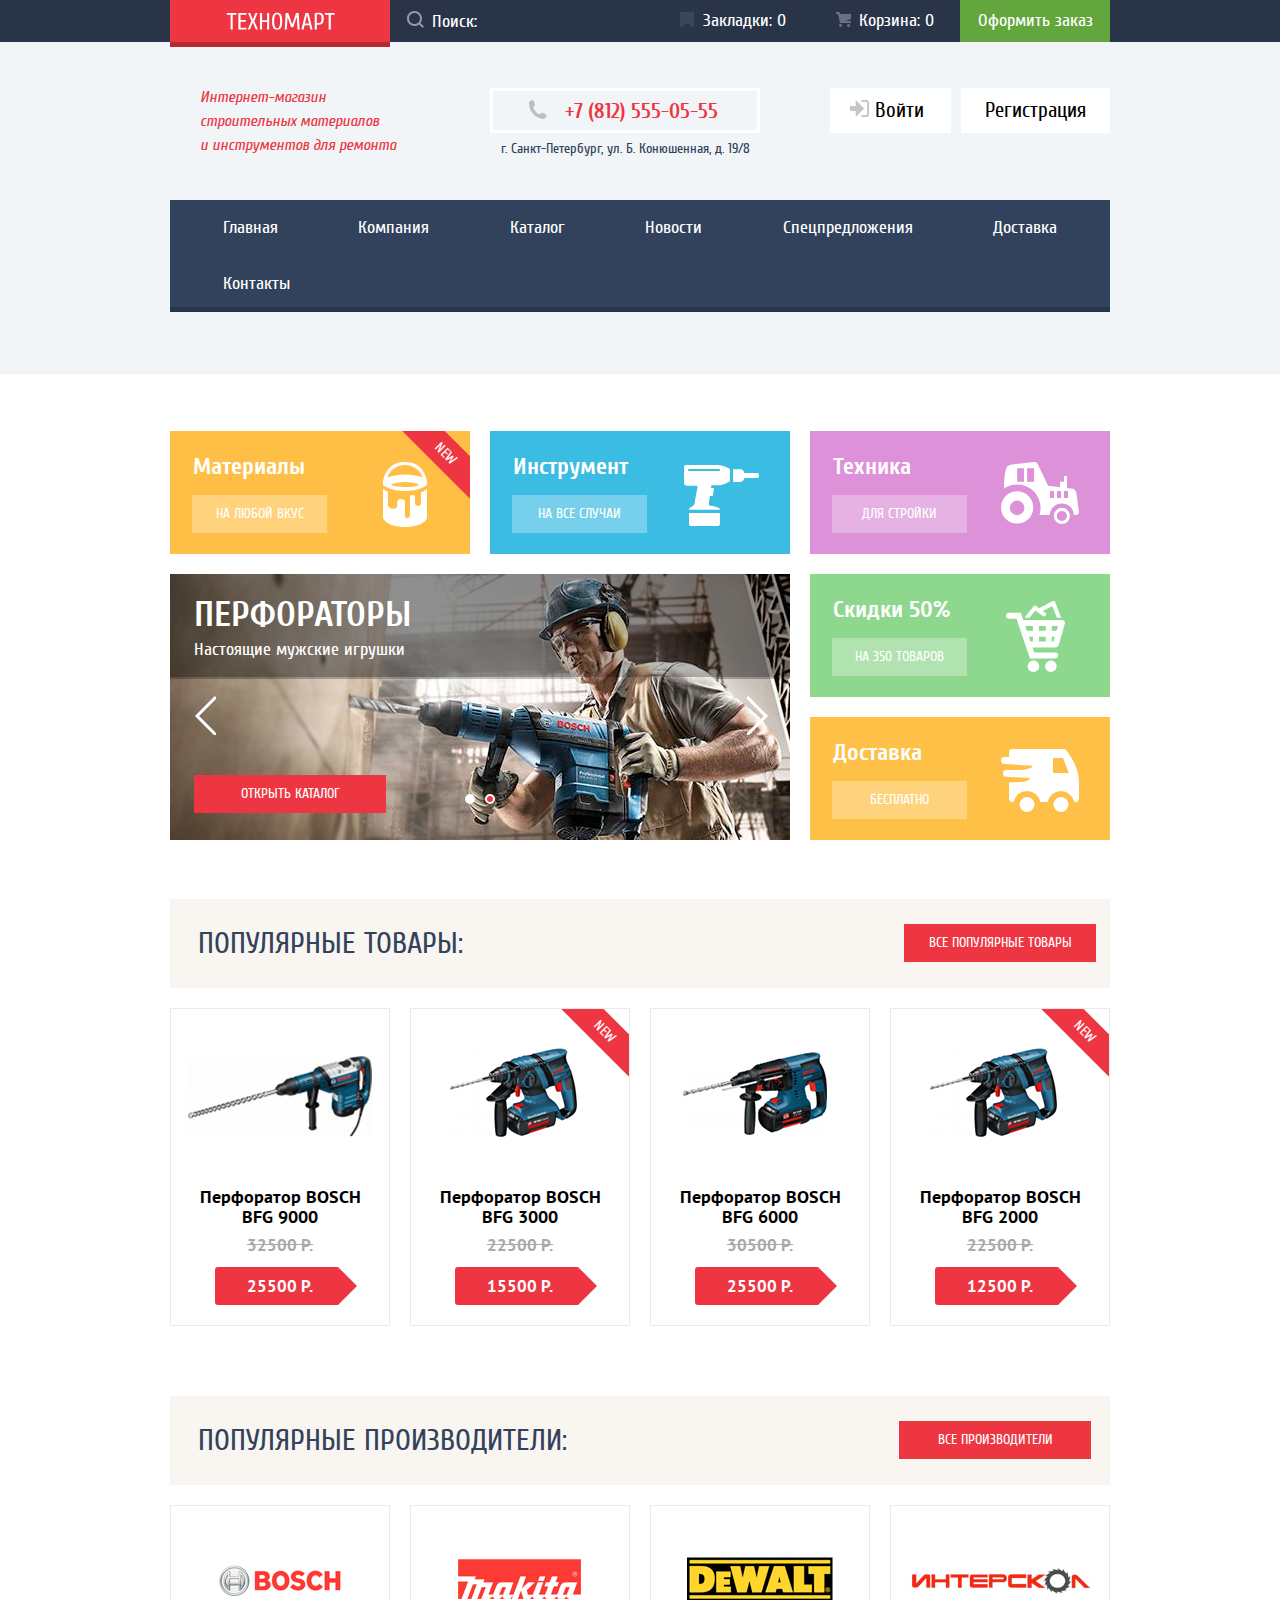
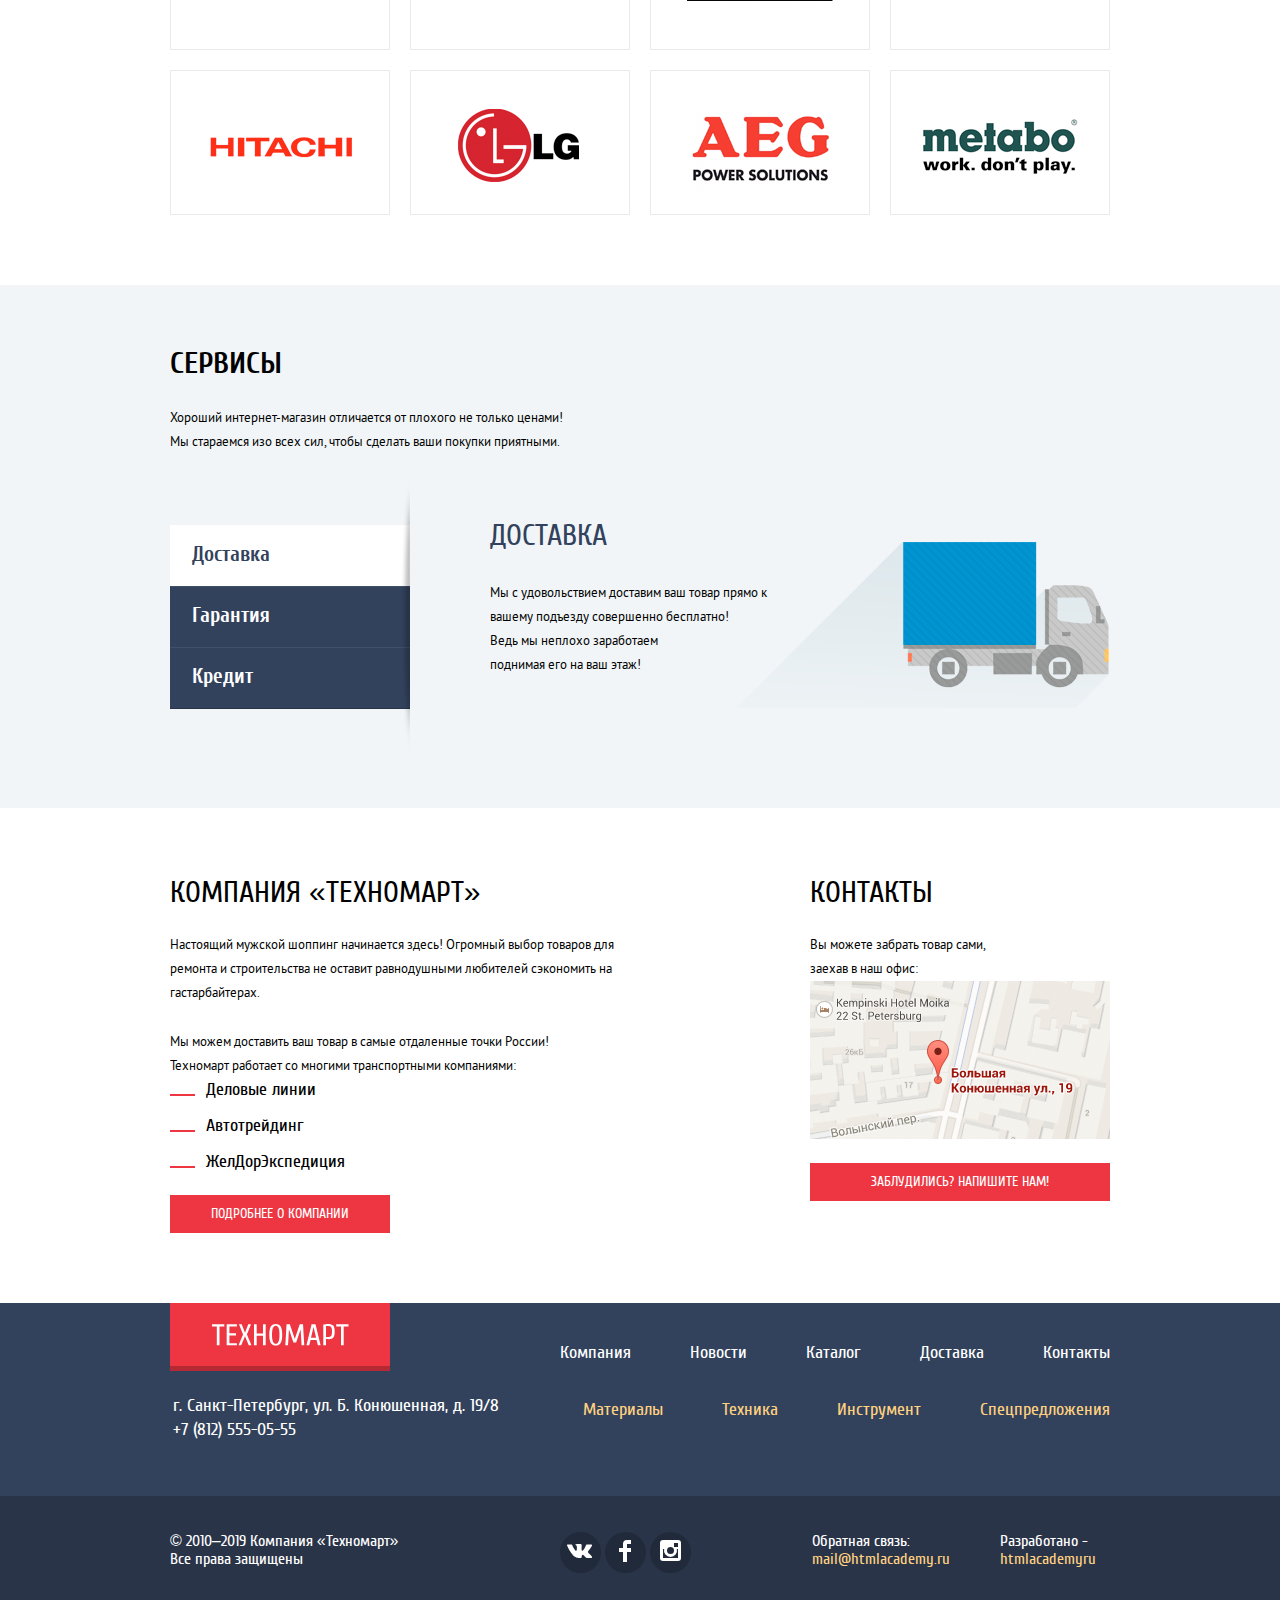
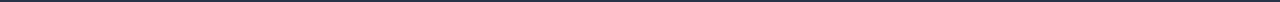
<file: index.html>
<!DOCTYPE html>
<html lang="ru">
<head>
  <meta charset="utf-8">
  <title>Техномарт</title>
  <link rel="icon" href="favicon.ico">
  <link rel="icon" href="img/icons/favicon/icon.svg">
  <link rel="apple-touch-icon" href="img/icons/favicon/180.png">
  <link rel="manifest" href="manifest.webmanifest">
  <link href="css/normalize.css" rel="stylesheet">
  <link href="css/style.min.css" rel="stylesheet">
</head>
<body class="page-body">
  <header class="main-header">
    <div class="submenu-wrapper">
      <div class="submenu container">
        <a class="logo"><img class="logo__pic" src="img/icons/logo.svg" alt="Техномарт" width="108" height="18"></a>
        <form action="get" class="search">
          <input class="search-form" id="search" type="search" name="search" placeholder="Поиск:">
          <label class="visually-hidden" for="search">Поиск</label>
          <svg class="search-icon" width="17" height="17" viewBox="0 0 17 17" fill="none" xmlns="http://www.w3.org/2000/svg">
            <path fill-rule="evenodd" clip-rule="evenodd" d="M13.458 12.044L17 15.586L15.586 17L12.044 13.458C10.782 14.421 9.21 15 7.5 15C3.35786 15 0 11.6421 0 7.5C0 3.35786 3.35786 0 7.5 0C11.6421 0 15 3.35786 15 7.5C15.0001 9.14309 14.4581 10.7403 13.458 12.044ZM7.5 2C4.467 2 2 4.467 2 7.5C2.00331 10.5362 4.4638 12.9967 7.5 13C10.532 13 13 10.532 13 7.5C13 4.467 10.532 2 7.5 2Z" fill="currentColor"/>
          </svg>
        </form>
        <a class="link bookmarks" href="#">Закладки: 0</a>
        <a class="link cart" href="#">Корзина: 0</a>
        <button class="button button_green" type="button">Оформить заказ</button>
      </div>
    </div>
    <div class="main-header-wrapper">
      <div class="main-header__content container">
          <p class="main-header__subtitle">Интернет-магазин строительных материалов <br>и инструментов для ремонта</p>
          <div class="main-header__contact">
            <a class="main-header__phone" href="tel:+78125550555">+7 (812) 555-05-55</a>
            <p class="main-header__address">г. Санкт-Петербург, ул. Б. Конюшенная, д. 19/8</p>
          </div>
          <div class="main-header__login">
            <a class="button button_account login" href="#">
              <svg class="login-icon" width="20" height="17" viewBox="0 0 20 17" fill="none" xmlns="http://www.w3.org/2000/svg"><path d="M14.1667 8.5L5.71429 0V6H0V11H5.71429V17L14.1667 8.5Z" fill="#C5C5C5"/><path d="M16.177 15.01H11.3894V17H16.177C18.2513 17 19.038 15.19 19.0618 13.974V3.028C19.038 1.811 18.2513 0 16.177 0H11.3894V1.99H16.177C16.9761 1.99 17.1218 2.671 17.1389 3.047V13.951C17.1227 14.327 16.9761 15.01 16.177 15.01Z" fill="#C5C5C5"/>
              </svg>
              Войти</a>
            <a class="button button_account" href="#">Регистрация</a>
          </div>
        </div>
        <nav class="main-header__menu container">
          <ul class="main-header__nav nav">
            <li class="nav__item"><a class="nav-link link" href="index.html">Главная</a></li>
            <li class="nav__item"><a class="nav-link link" href="#">Компания</a></li>
            <li class="nav__item"><a class="nav-link link" href="catalog.html">Каталог</a></li>
            <li class="nav__item"><a class="nav-link link" href="#">Новости</a></li>
            <li class="nav__item"><a class="nav-link link" href="#">Спецпредложения</a></li>
            <li class="nav__item"><a class="nav-link link" href="#">Доставка</a></li>
            <li class="nav__item"><a class="nav-link link" href="#">Контакты</a></li>
          </ul>
        </nav>
      </div>
    </header>
    <main>
      <h1 class="visually-hidden">Интернет-магазин Техномарт</h1>
      <div class="container">
        <ul class="category category-layout">
          <li class="category__card category__card_yellow label-new">
            <h2 class="title">Материалы</h2>
            <a class="button button_category" href="#">на любой вкус</a>
          </li>
          <li class="category__card category__card_blue">
            <h2 class="title">Инструмент</h2>
            <a class="button button_category" href="#">на все случаи</a>
          </li>
          <li class="category__card category__card_lilac">
            <h2 class="title">Техника</h2>
            <a class="button button_category" href="#">для стройки</a>
          </li>
          <li class="category__card category__card_green">
            <h2 class="title">Скидки 50%</h2>
            <a class="button button_category" href="#">на 350 товаров</a>
          </li>
          <li class="category__card category__card_golden">
            <h2 class="title">Доставка</h2>
            <a class="button button_category" href="#">бесплатно</a>
          </li>
          <li class="slider">
            <ul class="slider">
              <li class="slider__item slider__item_drills">
                <div class="slider__header">
                  <h2 class="slider__heading">Дрели</h2>
                  <p class="slider__slogan">Соседям на радость!</p>
                </div>
                <div class="slider__button">
                  <a class="button button_red" href="catalog.html">открыть каталог</a>
                </div>
              </li>
              <li class="slider__item slider__item_hammers slider_current">
                <div class="slider__header">
                  <h2 class="slider__heading">Перфораторы</h2>
                  <p class="slider__slogan">Настоящие мужские игрушки</p>
                </div>
                <div class="slider__button">
                  <a class="button button_red" href="catalog.html">открыть каталог</a>
                </div>
              </li>
            </ul>
            <div class="slider__arrows">
              <button class="prev-slide slide-arrow" type="button" aria-label="Предыдущий слайд"></button>
              <button class="next-slide slide-arrow" type="button" aria-label="Следующий слайд"></button>
            </div>
            <div class="slider__controls">
              <button class="slider__control" type="button" aria-label="Первый слайд"></button>
              <button class="slider__control current" type="button" aria-label="Второй слайд"></button>
            </div>
          </li>
        </ul>
        <section>
          <header class="inner-header">
            <h2 class="inner-header__title">Популярные товары:</h2>
            <a class="button button_red" href="#">все популярные товары</a>
          </header>
          <ul class="catalog catalog_popular">
            <li class="product">
              <a class="product__pic" href="#"><img class="img-extra-alignment-first" src="img/products/bosch_bfg9000.jpg" alt="Перфоратор BOSCH BFG 9000" width="184" height="164"></a>
              <div class="hover-buttons">
                <button class="hover-button_buy">Купить</button>
                <button class="hover-button_bookmarks">В закладки</button>
              </div>
              <h3 class="product__name">Перфоратор BOSCH BFG 9000</h3>
              <span class="product__prev-price"><s>32500 p.</s></span>
              <div class="button product__button">25500 p.</div>
            </li>
            <li class="product label-new">
              <a class="product__pic" href="#"><img class="img-extra-alignment-second" src="img/products/bosch_bfg3000.png" alt="Перфоратор BOSCH BFG 3000" width="127" height="112"></a>
              <div class="hover-buttons">
                <button class="hover-button_buy">Купить</button>
                <button class="hover-button_bookmarks">В закладки</button>
              </div>
              <h3 class="product__name">Перфоратор BOSCH BFG 3000</h3>
              <span class="product__prev-price"><s>22500 p.</s></span>
              <div class="button product__button">15500 p.</div>
            </li>
            <li class="product">
              <a class="product__pic" href="#"><img class="img-extra-alignment-third" src="img/products/bosch_bfg6000.png" alt="Перфоратор BOSCH BFG 6000" width="144" height="128"></a>
              <div class="hover-buttons">
                <button class="hover-button_buy">Купить</button>
                <button class="hover-button_bookmarks">В закладки</button>
              </div>
              <h3 class="product__name">Перфоратор BOSCH BFG 6000</h3>
              <span class="product__prev-price"><s>30500 p.</s></span>
              <div class="button product__button">25500 p.</div>
            </li>
            <li class="product label-new">
              <a class="product__pic" href="#"><img class="img-extra-alignment-fourth" src="img/products/bosch_bfg2000.png" alt="Перфоратор BOSCH BFG 2000" width="127" height="112"></a>
              <div class="hover-buttons">
                <button class="hover-button_buy">Купить</button>
                <button class="hover-button_bookmarks">В закладки</button>
              </div>
              <h3 class="product__name">Перфоратор BOSCH BFG 2000</h3>
              <span class="product__prev-price"><s>22500 p.</s></span>
              <div class="button product__button">12500 p.</div>
            </li>
          </ul>
        </section> 
        <section>
          <header class="inner-header">
            <h2 class="inner-header__title">Популярные производители:</h2>
            <a class="button button_red button_all-brands" href="#">все производители</a>
          </header>
          <ul class="brand">
            <li class="brand__item">
              <a class="brand__logo" href="#"><img src="img/brands/bosch.png" alt="BOSCH" width="126" height="37"></a>
            </li>
            <li class="brand__item">
              <a class="brand__logo" href="#"><img src="img/brands/makita.png" alt="makita" width="123" height="40"></a>
            </li>
            <li class="brand__item">
              <a class="brand__logo" href="#"><img src="img/brands/dewalt.png" alt="DeWALT" width="146" height="44"></a>
            </li>
            <li class="brand__item">
              <a class="brand__logo" href="#"><img src="img/brands/interskol.png" alt="Интерскол" width="200" height="76"></a>
            </li>
            <li class="brand__item">
              <a class="brand__logo" href="#"><img src="img/brands/hitachi.png" alt="HITACHI" width="169" height="31"></a>
            </li>
            <li class="brand__item">
              <a class="brand__logo" href="#"><img src="img/brands/lg.png" alt="LG" width="121" height="73"></a>
            </li>
            <li class="brand__item">
              <a class="brand__logo" href="#"><img src="img/brands/aeg.png" alt="AEG" width="151" height="98"></a>
            </li>
           <li class="brand__item">
              <a class="brand__logo" href="#"><img src="img/brands/metabo.png" alt="metabo" width="206" height="73"></a> 
           </li>
          </ul>
        </section> 
      </div>
      <div class="services-wrapper">
        <section class="services container">
          <h2 class="title">Сервисы</h2>
          <p class="services__text">Хороший интернет-магазин отличается от плохого не только ценами! Мы стараемся изо всех сил, чтобы сделать ваши покупки приятными.</p>
          <div class="services__container">
            <div class="services__buttons">
              <button class="button services__button services__button_active">Доставка</button>
              <button class="button services__button">Гарантия</button>
              <button class="button services__button">Кредит</button>
            </div>
            <div class="services__content">
              <section class="services__item services__delivery services_active">
                <h3 class="services__subheader">Доставка</h3>
                <p class="services__text">Мы с удовольствием доставим ваш товар прямо к вашему подъезду совершенно бесплатно!<br> Ведь мы неплохо заработаем <br> поднимая его на ваш этаж!</p>
              </section>
              <section class="services__item services__garantee">
                <h3 class="services__subheader">Гарантия</h3>
                <p class="services__text">Если купленный у нас товар поломается или заискрит, а также в случае пожара, спровоцированного его возгоранием,вы всегда можете быть уверены в нашей гарантии. Мы обменяем сгоревший товар на новый.<br>Дом уж восстановите как-нибудсами.</p>
              </section>
              <section class="services__item services__credit">
                <h3 class="services__subheader">Кредит</h3>
                <p class="services__text">Залезть в долговую яму стало проще! <br>Кредитные консультанты придут вам на помощь</p>
                <button class="button button_red button_apply" type="button">Отправить заявку</button>
              </section>
            </div>
          </div>
        </section>
      </div>
      <div class="container">
        <div class="about">
          <section class="about__container">
            <h2 class="title">Компания &laquo;Техномарт&raquo;</h2>
            <p class="about__text">Настоящий мужской шоппинг начинается здесь! Огромный выбор товаров для ремонта и строительства не оставит равнодушными любителей сэкономить на гастарбайтерах.</p>
            <p class="about__text">Мы можем доставить ваш товар в самые отдаленные точки России!<br>Техномарт работает со многими транспортными компаниями:</p>
            <ul class="carrier">
              <li class="carrier__item">Деловые линии</li>
              <li class="carrier__item">Автотрейдинг</li>
              <li class="carrier__item">ЖелДорЭкспедиция</li>
            </ul>
            <a class="button button_red button-details" href="#">Подробнее о компании</a>
          </section>
          <section class="about__container">
            <h3 class="title">Контакты</h3>
            <p class="about__text">Вы можете забрать товар сами,<br> заехав в наш офис:</p>
            <a class="map" href="https://goo.gl/maps/j6P2UKHhiQk7Xgxs9">
              <img src="img/map.png" alt="Карта с местоположением" width="300" height="158">
            </a>
            <a class="button button_red button-feedback" href="writeus.html">Заблудились? Напишите нам!</a>
          </section>
        </div>
      </div>
    </main>
    <footer class="main-footer">
      <div class="footer-wrapper_blue">
        <div class="main-footer__grid-container container">
          <a class="logo-footer logo" href="#"><img class="logo__pic" src="img/icons/logo.svg" alt="Техномарт" width="137" height="22"></a>
          <p class="footer-contact">г. Санкт-Петербург, ул. Б. Конюшенная, д. 19/8<br>
          <a class="footer__phone" href="tel:+78125550555">+7 (812) 555-05-55</a>
          </p>
          <ul class="main-footer__nav nav">
            <li class="footer__nav-item"><a class="link" href="#">Компания</a></li>
            <li class="footer__nav-item"><a class="link" href="#">Новости</a></li>
            <li class="footer__nav-item"><a class="link" href="catalog.html">Каталог</a></li>
            <li class="footer__nav-item"><a class="link" href="#">Доставка</a></li>
            <li class="footer__nav-item"><a class="link" href="#">Контакты</a></li>
          </ul>
          <ul class="main-footer__nav nav">
            <li class="footer__nav-item"><a class="link link_yellow" href="#">Материалы</a></li>
            <li class="footer__nav-item"><a class="link link_yellow" href="#">Техника</a></li>
            <li class="footer__nav-item"><a class="link link_yellow" href="#">Инструмент</a></li>
            <li class="footer__nav-item"><a class="link link_yellow" href="#">Спецпредложения</a></li>
          </ul>
        </div>
      </div>
      <div class="footer-wrapper_darkblue">
        <div class="main-footer__flex-container container">
          <p class="copyright">© 2010–2019 Компания «Техномарт»<br>Все права защищены</p>
          <ul class="social">
            <li class="social__item"><a class="social-icon" href="#"><img src="img/icons/icon-vk.svg" alt="VK" aria-label="VK" width="26" height="15"></a></li>
            <li class="social__item"><a class="social-icon" href="#"><img src="img/icons/icon-fb.svg" alt="facebook" aria-label="facebook" width="12" height="22"></a></li>
            <li class="social__item"><a class="social-icon" href="#"><img src="img/icons/icon-insta.svg" alt="instagram" aria-label="instagram" width="21" height="21"></a></li>
          </ul>
          <p class="email">Обратная связь:
            <a class="footer-link" href="mailto:mail@htmlacademy.ru">mail@htmlacademy.ru</a>
          </p>
          <p class="email">Разработано -
            <a class="footer-link" href="https://htmlacademy.ru/intensive/htmlcss">htmlacademyru</a>
          </p>
        </div>
      </div>
    </footer>
    <section class="modal modal-feedback">
      <h2 class="visually-hidden">Форма обратной связи</h2>
      <form action="https://echo.htmlacademy.ru" method="post">
        <div class="feedback__container">
          <div class="feedback__block_small">
            <label for="name">Ваше имя:</label>
            <input class="field" type="text" name="name" id="name" placeholder="Имя Фамилия">
          </div>
          <div class="feedback__block_small">
            <label for="email">Ваш e-mail:</label>
            <input class="field" type="email" name="email" id="email" placeholder="email@example.com">
          </div>
          <div class="feedback__block_big">
            <label for="messsage">Текст письма:</label>
            <textarea class="field textarea" id="messsage" placeholder="В свободной форме"></textarea> 
          </div>
        </div>
        <div class="modal-wrapper">
          <div class="feedback__container">
           <button class="button-submit button button_red" type="submit">Отправить</button>
          </div> 
          <button class="close" aria-label="Закрыть" type="button"></button>
        </div>
     </form>
    </section>
    <section class="modal modal-map">
      <h2 class="visually-hidden">Карта с местоположением</h2>
      <img class="extra-map" width="943" height="450" src="img/extra-map.png" alt="Карта с местоположением">
      <iframe class="map-frame" src="https://www.google.com/maps/embed?pb=!1m18!1m12!1m3!1d1998.5991043651586!2d30.320894616097!3d59.938794181876254!2m3!1f0!2f0!3f0!3m2!1i1024!2i768!4f13.1!3m3!1m2!1s0x4696310fca5ba729%3A0xea9c53d4493c879f!2z0JHQvtC70YzRiNCw0Y8g0JrQvtC90Y7RiNC10L3QvdCw0Y8g0YPQuy4sIDE5LCDQodCw0L3QutGCLdCf0LXRgtC10YDQsdGD0YDQsywgMTkxMTg2!5e0!3m2!1sru!2sru!4v1614364904160!5m2!1sru!2sru" width="943" height="450" style="border:0;" allowfullscreen="" loading="lazy"></iframe>
      <button class="close" aria-label="Закрыть" type="button"></button>
    </section>
    <section class="modal modal-added-to-cart">
      <h2 class="modal-header">Товар добавлен в корзину!</h2>
      <div class="modal-wrapper">
        <div class="added-to-cart__container">
          <button class="button button_red" type="button">Оформить заказ</button>
          <button class="button button_white" type="button">Продолжить покупки</button>
        </div>
      </div>
      <button class="close" aria-label="Закрыть" type="button"></button>
    </section>
    <script src="js/script.min.js"></script>
</body>
</html>
</file>
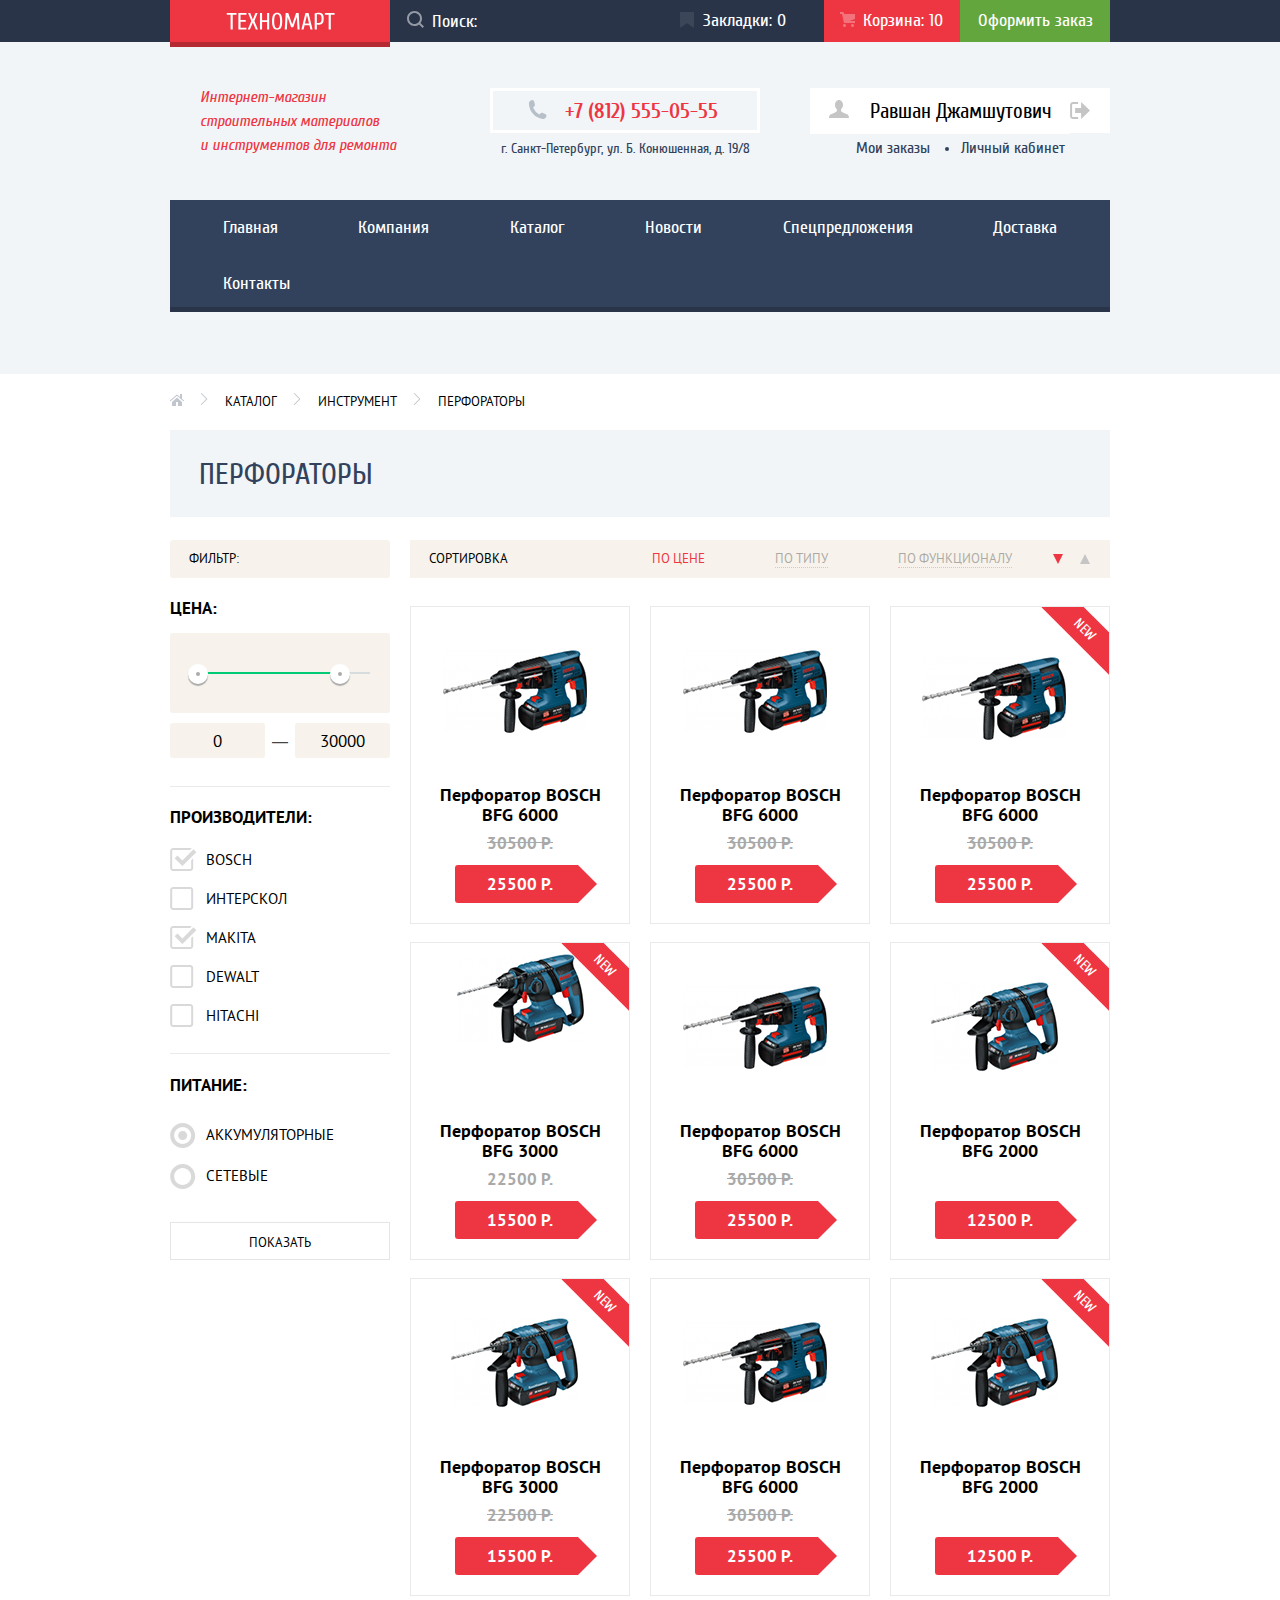
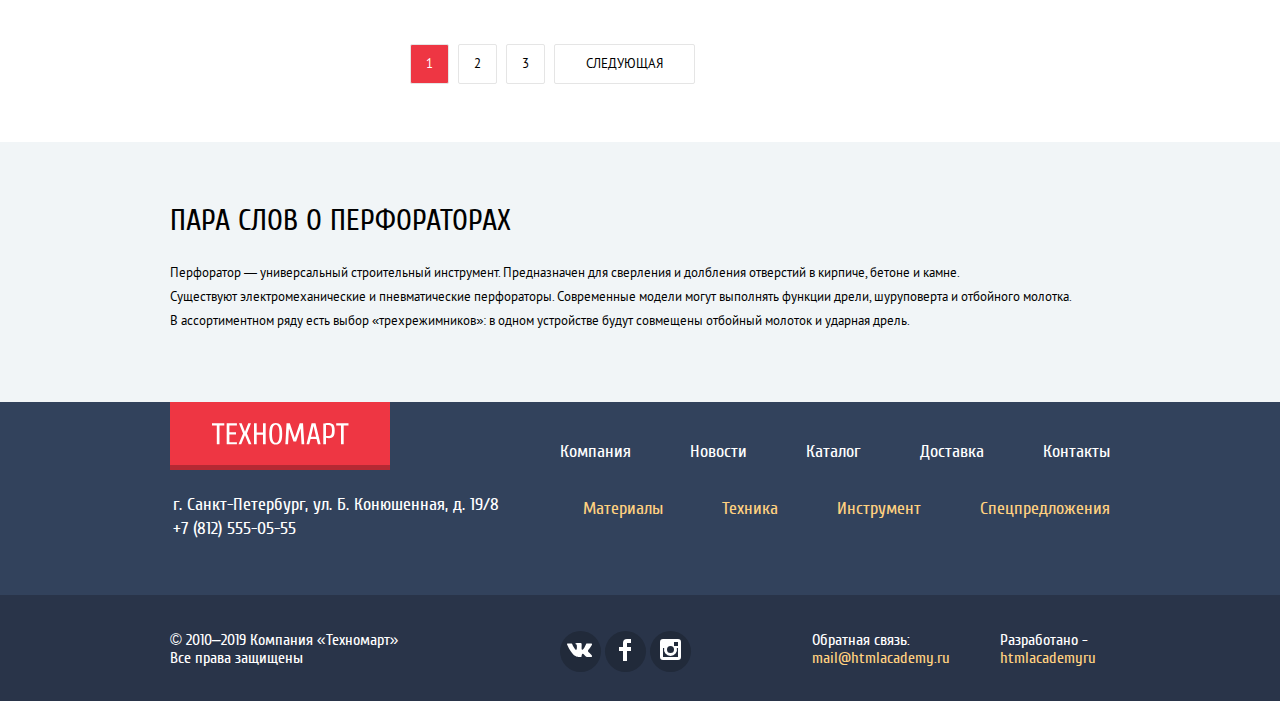
<file: catalog.html>
<!DOCTYPE html>
<html lang="ru">
<head>
  <meta charset="utf-8">
  <title>Техномарт</title>
  <link rel="icon" href="favicon.ico">
  <link rel="icon" href="img/icons/favicon/icon.svg">
  <link rel="apple-touch-icon" href="img/icons/favicon/180.png">
  <link rel="manifest" href="manifest.webmanifest">
  <link href="css/normalize.css" rel="stylesheet">
  <link href="css/style.min.css" rel="stylesheet">
</head>
<body class="page-body">
  <header class="main-header">
    <div class="submenu-wrapper">
      <div class="submenu container">
        <a class="logo" href="index.html"><img class="logo__pic" src="img/icons/logo.svg" alt="Техномарт" width="108" height="18"></a>
        <form action="get" class="search">
          <input class="search-form" id="search" type="search" name="search" placeholder="Поиск:">
          <label class="visually-hidden" for="search">Поиск</label>
          <svg class="search-icon" width="17" height="17" viewBox="0 0 17 17" fill="none" xmlns="http://www.w3.org/2000/svg">
            <path fill-rule="evenodd" clip-rule="evenodd" d="M13.458 12.044L17 15.586L15.586 17L12.044 13.458C10.782 14.421 9.21 15 7.5 15C3.35786 15 0 11.6421 0 7.5C0 3.35786 3.35786 0 7.5 0C11.6421 0 15 3.35786 15 7.5C15.0001 9.14309 14.4581 10.7403 13.458 12.044ZM7.5 2C4.467 2 2 4.467 2 7.5C2.00331 10.5362 4.4638 12.9967 7.5 13C10.532 13 13 10.532 13 7.5C13 4.467 10.532 2 7.5 2Z" fill="currentColor"/>
          </svg>
        </form>
        <a class="link bookmarks" href="#">Закладки: 0</a>
        <a class="link cart not-empty" href="#">Корзина: 10</a>
       <button class="button button_green" type="button">Оформить заказ</button>
      </div>
    </div>
    <div class="main-header-wrapper">
      <div class="main-header__content container">
        <p class="main-header__subtitle">Интернет-магазин строительных материалов <br>и инструментов для ремонта</p>
        <div class="main-header__contact">
          <a class="main-header__phone phone" href="tel:+78125550555">+7 (812) 555-05-55</a>
          <p class="main-header__address">г. Санкт-Петербург, ул. Б. Конюшенная, д. 19/8</p>
        </div>
        <div class="main-header__login">
          <a class="button button_account login-name" href="#"><svg class="user-icon" width="20" height="18" fill="none" xmlns="http://www.w3.org/2000/svg"><path d="M17.88 14.17c-2.14-.74-4.25-1.67-5.2-2.4-.66-.5-.78-1.61-.52-2.4a5.49 5.49 0 001.86-4.29C14.02 2.28 12.22 0 10 0 7.78 0 5.98 2.28 5.98 5.08c0 1.8.75 3.38 1.86 4.28.26.8.14 1.92-.51 2.42-.95.72-3.07 1.65-5.21 2.39C-.03 14.9 0 18 0 18h20s.02-3.1-2.12-3.83z" fill="currentColor"/></svg>
            Равшан Джамшутович
          </a>
          <a class="button_account logout" aria-label="Выйти из аккаунта" href="#"><svg class="user-icon" width="20" height="17" fill="none" xmlns="http://www.w3.org/2000/svg"><path d="M20 8.5L11.12 0v6h-6v5h6v6L20 8.5z" fill="currentColor"/><path d="M2.1 13.95V3.05c.02-.38.18-1.06 1.02-1.06h5.02V0H3.12C.94 0 .12 1.81.09 3.03v10.94C.1 15.2.94 17 3.12 17h5.02v-1.99H3.12c-.84 0-1-.68-1.01-1.06z" fill="currentColor"/></svg></a>
          <div class="user-nav">
            <a class="user-nav__item" href="#">Мои заказы</a>
            <a class="user-nav__item" href="#">Личный кабинет</a>
          </div>
        </div>
      </div>
      <nav class="main-header__menu container">
        <ul class="main-header__nav nav">
          <li class="nav__item"><a class="nav-link link" href="index.html">Главная</a></li>
          <li class="nav__item"><a class="nav-link link" href="#">Компания</a></li>
          <li class="nav__item"><a class="nav-link link" href="catalog.html">Каталог</a></li>
          <li class="nav__item"><a class="nav-link link" href="#">Новости</a></li>
          <li class="nav__item"><a class="nav-link link" href="#">Спецпредложения</a></li>
          <li class="nav__item"><a class="nav-link link" href="#">Доставка</a></li>
          <li class="nav__item"><a class="nav-link link" href="#">Контакты</a></li>
        </ul>
      </nav>
    </div>
  </header>
  <main>
    <div class="container">
      <ul class="breadcrumbs">
        <li class="breadcrumbs__item">
          <a class="breadcrumbs__home" href="index.html"></a>
        </li>
        <li class="breadcrumbs__item">
          <a class="breadcrumb__text" href="catalog.html">Каталог</a>
        </li>
        <li class="breadcrumbs__item">
          <a class="breadcrumb__text" href="#">Инструмент</a>
        </li>
        <li class="breadcrumbs__item">
          Перфораторы
        </li>
      </ul>
      <h1 class="inner-header__title inner-header catalog-inner-header">Перфораторы</h1>
      <div class="main-catalog">
        <section class="main-catalog__section filter">
          <h2 class="section-title">Фильтр:</h2>
          <form class="fieldset-group" method="post" action="https://echo.htmlacademy.ru">
            <fieldset class="fieldset">
              <legend class="filter__category">Цена:</legend>
              <div class="range-filter">
                <div class="range-controls">
                  <div class="scale">
                    <div class="bar" style="width: 70%; margin-left: 10%;"></div>
                  </div>
                  <div class="toggle toggle-min" tabindex="0" style="left: 18px;"></div>
                  <div class="toggle toggle-max" tabindex="0" style="left: 160px;"></div>
                </div>
                <div class="price-controls">
                  <input class="price-number" id="min-price" type="number" name="min-price" value="0">
                  <label class="visually-hidden" for="min-price">Минимальная цена</label>
                  <span class="price-dash">&mdash;</span>
                  <input class="price-number" id="max-price" type="number" name="max-price" value="30000">
                  <label class="visually-hidden" for="max-price">Максимальная цена</label>
                </div>
              </div>
            </fieldset>
            <fieldset class="fieldset">
              <legend class="filter__category">Производители:</legend>
              <ul class="filter__brand-list">
                <li class="filter__item">
                  <input class="checkbox" type="checkbox" name="BOSCH" id="filter-bosch" checked>
                  <label class="filter__text" for="filter-bosch">BOSCH</label>
                </li>
                <li class="filter__item">
                  <input class="checkbox" type="checkbox" name="INTERSKOL" id="filter-interskol">
                  <label class="filter__text" for="filter-interskol">Интерскол</label>
                </li>
                <li class="filter__item">
                  <input class="checkbox" type="checkbox" name="MAKITA" id="filter-makita" checked>
                  <label class="filter__text" for="filter-makita">MAKITA</label>
                </li>
                <li class="filter__item">
                  <input class="checkbox" type="checkbox" name="DEWALT" id="filter-dewalt">
                  <label class="filter__text" for="filter-dewalt">DEWALT</label>
                </li>
                <li class="filter__item">
                  <input class="checkbox" type="checkbox" name="HITACHI" id="filter-hitachi">
                  <label class="filter__text" for="filter-hitachi">HITACHI</label>
                </li>
              </ul>
            </fieldset>
            <fieldset class="fieldset">
              <legend class="filter__category power-source">Питание:</legend>
              <ul class="filter__power-list">
                <li class="filter__item">
                  <input class="radio" type="radio" name="power-source" id="filter-battery" checked>
                  <label class="filter__text" for="filter-battery">Аккумуляторные</label>
                </li>
                <li class="filter__item">
                  <input class="radio" type="radio" name="power-source" id="filter-charging">
                  <label class="filter__text" for="filter-charging">Сетевые</label>
                </li>
              </ul>
            </fieldset>
            <button class="filter-button" type="submit">Показать</button>
          </form>
        </section>
        <section class="main-catalog__section sort">
          <h2 class="sort__title section-title">Сортировка</h2>
          <ul class="sort__items">
            <li class="sort__item sort__item_checked">
              <a class="sort-text" href="#">По цене</a>
            </li>
            <li class="sort__item">
              <a class="sort-text" href="#">По типу</a>
            </li>
            <li class="sort__item">
              <a class="sort-text" href="#">По функционалу</a>
            </li>
          </ul>
          <a aria-label="По возрастанию" class="sort-button sort-by-decreasing sort-button_active"></a>
          <a aria-label="По убыванию" class="sort-button sort-by-increasing"></a>
        </section>
        <section class="main-catalog__section catalog-content">
          <h2 class="visually-hidden">Товары</h2>
          <ul class="catalog">
            <li class="product">
              <a class="product__pic" href="#"><img class="img-alignment-basic" src="img/products/bosch_bfg6000.png" width="144" height="128" alt="Перфоратор BOSCH BFG 6000"></a>
              <div class="hover-buttons">
                <button class="hover-button_buy">Купить</button>
                <button class="hover-button_bookmarks">В закладки</button>
              </div>
              <h3 class="product__name">Перфоратор BOSCH BFG 6000</h3>
              <span class="product__prev-price"><s>30500 p.</s></span>
              <div class="button product__button">25500 p.</div>
            </li>
            <li class="product">
              <a class="product__pic" href="#"><img class="img-alignment-basic" src="img/products/bosch_bfg6000.png" width="144" height="128" alt="Перфоратор BOSCH BFG 6000"></a>
              <div class="hover-buttons">
                <button class="hover-button_buy">Купить</button>
                <button class="hover-button_bookmarks">В закладки</button>
              </div>
              <h3 class="product__name">Перфоратор BOSCH BFG 6000</h3>
              <span class="product__prev-price"><s>30500 p.</s></span>
              <div class="button product__button">25500 p.</div>
            </li>
            <li class="product label-new">
              <a class="product__pic" href="#"><img class="img-alignment-secondary" src="img/products/bosch_bfg6000.png" width="144" height="128" alt="Перфоратор BOSCH BFG 6000"></a>
              <div class="hover-buttons">
                <button class="hover-button_buy">Купить</button>
                <button class="hover-button_bookmarks">В закладки</button>
              </div>
              <h3 class="product__name">Перфоратор BOSCH BFG 6000</h3>
              <span class="product__prev-price"><s>30500 p.</s></span>
              <div class="button product__button">25500 p.</div>
            </li>
            <li class="product label-new">
              <a class="product__pic" href="#"><img src="img/products/bosch_bfg3000.png" width="127" height="112" alt="Перфоратор BOSCH BFG 3000"></a>
              <div class="hover-buttons">
                <button class="hover-button_buy">Купить</button>
                <button class="hover-button_bookmarks">В закладки</button>
              </div>
              <h3 class="product__name">Перфоратор BOSCH BFG 3000</h3>
              <span class="product__prev-price">22500 p.</span>
              <div class="button product__button">15500 p.</div>
            </li>
            <li class="product">
              <a class="product__pic" href="#"><img class="img-alignment-basic" src="img/products/bosch_bfg6000.png" width="144" height="128" alt="Перфоратор BOSCH BFG 6000"></a>
              <div class="hover-buttons">
                <button class="hover-button_buy">Купить</button>
                <button class="hover-button_bookmarks">В закладки</button>
              </div>
              <h3 class="product__name">Перфоратор BOSCH BFG 6000</h3>
              <span class="product__prev-price"><s>30500 p.</s></span>
              <div class="button product__button">25500 p.</div>
            </li>
            <li class="product label-new">
              <a class="product__pic" href="#"><img class="img-alignment-secondary" src="img/products/bosch_bfg2000.png" width="127" height="112" alt="Перфоратор BOSCH BFG 2000"></a>
              <div class="hover-buttons">
                <button class="hover-button_buy">Купить</button>
                <button class="hover-button_bookmarks">В закладки</button>
              </div>
              <h3 class="product__name">Перфоратор BOSCH BFG 2000</h3>
              <div class="button product__button">12500 p.</div>
            </li>
            <li class="product label-new">
              <a class="product__pic" href="#"><img class="img-alignment-secondary" src="img/products/bosch_bfg3000.png" width="127" height="112" alt="Перфоратор BOSCH BFG 3000"></a>
              <div class="hover-buttons">
                <button class="hover-button_buy">Купить</button>
                <button class="hover-button_bookmarks">В закладки</button>
              </div>
              <h3 class="product__name">Перфоратор BOSCH BFG 3000</h3>
              <span class="product__prev-price"><s>22500 p.</s></span>
              <div class="button product__button">15500 p.</div>
            </li>
            <li class="product">
              <a class="product__pic" href="#"><img class="img-alignment-basic" src="img/products/bosch_bfg6000.png" width="144" height="128" alt="Перфоратор BOSCH BFG 6000"></a>
              <div class="hover-buttons">
                <button class="hover-button_buy">Купить</button>
                <button class="hover-button_bookmarks">В закладки</button>
              </div>
              <h3 class="product__name">Перфоратор BOSCH BFG 6000</h3>
              <span class="product__prev-price"><s>30500 p.</s></span>
              <div class="button product__button">25500 p.</div>
            </li>
            <li class="product label-new">
              <a class="product__pic" href="#"><img class="img-alignment-secondary" src="img/products/bosch_bfg2000.png" width="127" height="112" alt="Перфоратор BOSCH BFG 2000"></a>
              <div class="hover-buttons">
                <button class="hover-button_buy">Купить</button>
                <button class="hover-button_bookmarks">В закладки</button>
              </div>
              <h3 class="product__name">Перфоратор BOSCH BFG 2000</h3>
              <div class="button product__button">12500 p.</div>
            </li>
          </ul>
          <ul class="pagination">
            <li class="pagination-item">
             <a class="page page-active page-num">1</a>
            </li>
            <li class="pagination-item">
              <a class="page page-num" href="#">2</a>
            </li>
            <li class="pagination-item">
              <a class="page page-num" href="#">3</a>
            </li>
            <li class="pagination-item">
              <a class="page page-next" href="#">Следующая</a>
            </li>
          </ul>
        </section>
      </div>
    </div>
    <div class="catalog-description-wrapper">
      <section class="catalog-description container">
        <h2 class="catalog-description__title">Пара слов о перфораторах</h2>
        <p class="catalog-description__text">
          Перфоратор — универсальный строительный инструмент. Предназначен для сверления и долбления отверстий в кирпиче, бетоне и камне.<br>
          Существуют электромеханические и пневматические перфораторы. Современные модели могут выполнять функции дрели, шуруповерта и отбойного молотка. <br>В ассортиментном ряду есть выбор «трехрежимников»: в одном устройстве будут совмещены отбойный молоток и ударная дрель.<p>
      </section>
    </div>
  </main>
  <footer class="main-footer">
    <div class="footer-wrapper_blue">
      <div class="main-footer__grid-container container">
        <a class="logo-footer logo" href="index.html"><img class="logo__pic" src="img/icons/logo.svg" alt="Техномарт" width="137" height="22"></a>
        <p class="footer-contact">г. Санкт-Петербург, ул. Б. Конюшенная, д. 19/8<br>
        <a class="footer__phone" href="tel:+78125550555">+7 (812) 555-05-55</a>
        </p>
        <ul class="main-footer__nav nav">
          <li class="footer__nav-item"><a class="link" href="#">Компания</a></li>
          <li class="footer__nav-item"><a class="link" href="#">Новости</a></li>
          <li class="footer__nav-item"><a class="link" href="catalog.html">Каталог</a></li>
          <li class="footer__nav-item"><a class="link" href="#">Доставка</a></li>
          <li class="footer__nav-item"><a class="link" href="#">Контакты</a></li>
        </ul>
        <ul class="main-footer__nav nav">
          <li class="footer__nav-item"><a class="link link_yellow" href="#">Материалы</a></li>
          <li class="footer__nav-item"><a class="link link_yellow" href="#">Техника</a></li>
          <li class="footer__nav-item"><a class="link link_yellow" href="#">Инструмент</a></li>
          <li class="footer__nav-item"><a class="link link_yellow" href="#">Спецпредложения</a></li>
        </ul>
      </div>
    </div>
    <div class="footer-wrapper_darkblue">
      <div class="main-footer__flex-container container">
        <p class="copyright">© 2010–2019 Компания «Техномарт»<br>Все права защищены</p>
        <ul class="social">
          <li class="social__item"><a class="social-icon" href="#"><img src="img/icons/icon-vk.svg" alt="VK" aria-label="VK" width="26" height="15"></a></li>
          <li class="social__item"><a class="social-icon" href="#"><img src="img/icons/icon-fb.svg" alt="facebook" aria-label="facebook" width="12" height="22"></a></li>
          <li class="social__item"><a class="social-icon" href="#"><img src="img/icons/icon-insta.svg" alt="instagram" aria-label="instagram" width="21" height="21"></a></li>
        </ul>
        <p class="email">Обратная связь:
          <a class="footer-link" href="mailto:mail@htmlacademy.ru">mail@htmlacademy.ru</a>
        </p>
        <p class="email">Разработано -
          <a class="footer-link" href="https://htmlacademy.ru/intensive/htmlcss">htmlacademyru</a>
        </p>
      </div>
    </div>
  </footer>
  <section class="modal modal-added-to-cart">
    <h2 class="modal-header">Товар добавлен в корзину!</h2>
    <div class="modal-wrapper">
      <div class="added-to-cart__container">
        <button class="button button_red" type="button">Оформить заказ</button>
        <button class="button button_white" type="button">Продолжить покупки</button>
      </div>
    </div>
    <button class="close" aria-label="Закрыть" type="button"></button>
  </section>
  <script src="js/script.min.js"></script>
</body>
</html>
</file>
<file: css/style.min.css>
@font-face{font-family:"Cuprum";src:url(../fonts/cuprum.woff2),url(../fonts/cuprum.woff);font-weight:400;font-style:normal}@font-face{font-family:"Cuprum";src:url(../fonts/cuprumbold.woff2),url(../fonts/cuprumbold.woff);font-weight:700;font-style:normal}@font-face{font-family:"Cuprum";src:url(../fonts/cuprumbolditalic.woff2),url(../fonts/cuprumbolditalic.woff);font-weight:700;font-style:italic}@font-face{font-family:"Cuprum";src:url(../fonts/cuprumitalic.woff2),url(../fonts/cuprumitalic.woff);font-weight:400;font-style:italic}@font-face{font-family:"PT Sans";src:url(../fonts/ptsans.woff2),url(../fonts/ptsans.woff);font-weight:400;font-style:normal}@font-face{font-family:"PT Sans";src:url(../fonts/ptsansbold.woff2),url(../fonts/ptsansbold.woff);font-weight:700;font-style:normal}:root{--basic-red:#EE3643;--basic-blue:#32425C;--special-blue:#293449;--extra-blue:#3D546F;--dark-blue:#212A3A;--dark-blue-secondary:#1D2739;--navy-blue:#161D29;--basic-green:#63A63E;--basic-background:#F1F5F7;--header-background:#F9F5F0;--basic-yellow:#FFBF47;--basic-light-blue:#3BBCE3;--basic-lilac:#DC91D8;--basic-greenlight:#8ED78F;--basic-golden:#FFC047;--special-yellowlight:#FFD180;--basic-black:#000000;--basic-white:#FFFFFF;--light-green:#5FBB2D;--darken-green:#518534;--extra-green:#00ca74;--accent-red:#CA2C37;--darken-red:#BA2732;--light-gray:#EAEAEA;--light-gray-secondary:#C5C5C5;--extra-lightgray:#F7F3EC;--basic-gray:#A9A9A9;--special-gray:#d7dcde;--special-gray-secondary:#ababab;--extra-gray:#444444;--extra-gray-secondary:#e5e5e5;--background-secondary:#f4f4f4;--extra-dark-blue:#405069}.page-body{min-width:940px;margin:0;padding:0;font-family:"PT Sans","Calibri",sans-serif,Arial,sans-serif;font-size:13px;line-height:24px;font-weight:400;color:var(--basic-black);min-height:100vh;display:grid;grid-template-rows:min-content 1fr min-content}.container{margin:auto;max-width:940px;padding:0 10px}.main-header{font-family:"Cuprum","Arial Narrow",sans-serif}.submenu-wrapper{background-color:var(--special-blue)}.submenu{height:42px;display:flex}.link{text-decoration:none;font-size:18px;line-height:24px;color:var(--basic-white);display:block;width:100%}.link_yellow{color:var(--special-yellowlight)}.logo{background-color:var(--basic-red);border-bottom:5px solid rgba(0,0,0,.24);margin-bottom:-5px;width:220px;display:flex;align-items:center;justify-content:space-around}.logo:active{background-color:var(--darken-red)}.logo__pic{height:18px;width:109px}.search{width:270px;position:relative}.search-form{background-color:inherit;width:270px;height:100%;border:0;outline:0;z-index:1;position:absolute;left:0;padding-left:42px;font-family:"Cuprum","Arial Narrow",sans-serif;font-size:18px;line-height:24px}.search-form::placeholder{color:var(--basic-white)}.search-icon{opacity:.5;padding-right:8px;z-index:2;position:absolute;top:11px;left:17px;color:var(--basic-white)}.bookmarks:hover::before,.cart:hover::before,.search-form:hover+.search-icon{opacity:1}.search-form:focus+.search-icon{color:var(--basic-red);opacity:1}.search-form:focus{color:var(--basic-black);background-color:var(--basic-white);opacity:1}.bookmarks,.cart{position:relative;width:150px;display:flex;justify-content:center;align-items:center}.bookmarks::before{content:url(../img/icons/icon-bookmark.svg)}.cart::before{content:url(../img/icons/icon-cart.svg)}.bookmarks::before{opacity:.3;margin-right:9px;padding-top:4px;margin-left:-4px}.cart::before{opacity:.3;margin-right:8px;padding-top:2.5px;margin-left:-1px}.bookmarks:active,.cart:active{background-color:var(--navy-blue);opacity:.5}.not-empty{background-color:var(--basic-red);width:136px;margin-left:14px}.main-header-wrapper{background-color:var(--basic-background);padding-bottom:49px}.main-header__content{padding:43px 0 39px;display:flex;justify-content:space-between}.main-header__subtitle{font-size:16px;line-height:24px;color:var(--basic-red);padding-left:30px;width:200px;margin:0;font-style:italic}.main-header__contact{width:270px;margin:3px 0 0 40px}.main-header__phone{font-size:21px;line-height:30px;font-weight:700;color:var(--basic-red);border:3px solid var(--basic-white);height:45px;display:flex;justify-content:center;align-items:center;text-decoration:none;box-sizing:border-box;position:relative;padding-left:32px}.main-header__phone::before{content:"";width:30px;height:25px;background:url(../img/icons/icon-phone.svg) no-repeat;position:absolute;top:9px;left:35px}.main-header__address{font-size:14px;text-align:center;margin:0;color:var(--basic-blue);padding:4px 0 0 1px}.main-header__login,.user-nav{display:flex;justify-content:space-between}.main-header__login{align-items:flex-start;margin-top:3px;flex-wrap:wrap;width:300px}.user-nav{width:100%;padding:1px 30px}.user-nav__item{font-family:"Cuprum","Arial Narrow",sans-serif;font-size:16px;line-height:18px;font-weight:400;color:var(--basic-blue);flex-grow:1;text-align:center;text-decoration:none;position:relative}.user-nav__item:hover{color:var(--basic-red)}.user-nav__item:active{color:var(--light-gray-secondary)}.user-nav__item::after{content:"";display:inline-block;width:4px;height:4px;border-radius:2px;background-color:var(--basic-blue);position:absolute;top:8px;left:100%}.user-nav__item:last-child::after{display:none}.nav{min-height:60px;display:flex;justify-content:space-between;flex-wrap:wrap;margin-top:0;padding:0 25px}.main-header__nav{background-color:var(--basic-blue);box-shadow:inset 0 -5px 0 var(--special-blue)}.nav__item{list-style:none;display:flex;align-items:center;justify-content:space-between}.nav-link{padding:16px 28px;height:100%;box-sizing:border-box}.nav__item .link:hover{background-color:var(--special-blue)}.nav__item .link:active{background-color:var(--dark-blue-secondary)}.button{display:block;font-size:14px;line-height:18px;text-transform:uppercase;border:0;color:var(--basic-white);text-align:center;font-family:"Cuprum","Arial Narrow",sans-serif;padding:0;text-decoration:none;cursor:pointer}.button_green{background-color:var(--basic-green);text-transform:none;width:150px;font-size:18px;line-height:24px}.button_green:active{opacity:.5}.button_green:hover{background-color:var(--light-green)}.button_account{font-size:21px;line-height:21px;color:var(--basic-black);text-transform:none;background-color:var(--basic-white);text-decoration:none;padding:12px 24px}.button_account:hover{color:var(--basic-red)}.button_account:hover .user-icon{color:var(--extra-blue)}.button_account:active,.button_account:active .user-icon{color:var(--light-gray-secondary)}.login{padding:12px 27px 12px 20px;margin-left:20px}.login-name{width:250px;padding:12px 5px}.user-icon{margin-right:16px;color:var(--light-gray-secondary)}.logout{padding:14px 3px 10px 0;display:inline-block;width:37px}.button_category{width:115px;background-color:rgba(255,255,255,.3);padding:10px;position:absolute;bottom:21px;left:22px}.button_category:hover{background-color:rgba(197,197,197,.3)}.button_category:active{background-color:rgba(169,169,169,.3)}.button_red,.button_white{background-color:var(--basic-red);padding:10px 0;width:192px}.button_white{background-color:var(--basic-white);color:var(--basic-black)}.button_red:hover{background-color:var(--accent-red)}.button_red:active{background-color:var(--darken-red)}.hover-buttons{display:none;position:relative;width:220px;height:170px}.hover-buttons>*{font-size:14px;line-height:18px;font-weight:400;font-family:"Cuprum","Arial Narrow",sans-serif;text-transform:uppercase;width:135px;height:38px;position:absolute;border-radius:2px}.hover-button_buy{background:var(--basic-green) url(../img/icons/icon-cart.svg) 30px 10px no-repeat;top:38px;left:40px;border:0;box-shadow:inset 0 -5px 0 rgba(0,0,0,.24);padding-left:20px;color:var(--basic-white);cursor:pointer}.hover-button_buy:hover{background-color:var(--light-green)}.hover-button_buy:active{background-color:var(--darken-green)}.hover-button_bookmarks{top:86px;left:40px;border:3px solid var(--basic-green);color:var(--basic-blue);cursor:pointer}.hover-button_bookmarks:hover{border:3px solid var(--basic-blue)}.hover-button_bookmarks:active{opacity:.5}.button-details{width:220px;margin:9px 0 0}.button-feedback{width:100%;margin:16px 0 0}.button-submit{width:100%;margin-top:25px}.visually-hidden{position:absolute;clip:rect(0,0,0,0);width:1px;height:1px;margin:-1px}.category,.label-new::after{font-family:"Cuprum","Arial Narrow",sans-serif}.category{padding:0;margin:57px 0 59px}.category-layout{display:grid;gap:20px;grid-template:repeat(3,123px)/repeat(3,300px)}.category__card{display:block;color:var(--basic-white);padding:21px 23px;position:relative;overflow:hidden}.label-new::after{position:absolute;width:100px;height:23px;transform:rotate(45deg);transform-origin:54px 50px;right:0;top:0;content:"new";text-transform:uppercase;text-align:center;color:var(--basic-white);font-size:14px;line-height:18px;font-weight:400;padding-top:7px}.category__card .title{font-size:24px;line-height:30px;font-weight:700;margin:0;text-transform:none}.category__card_yellow{background:var(--basic-yellow) url(../img/icons/icon-1.svg) 213px 31px no-repeat}.category__card_blue{background:var(--basic-light-blue) url(../img/icons/icon-2.svg) 194px 34px no-repeat}.category__card_lilac{background:var(--basic-lilac) url(../img/icons/icon-3.svg) 191px 31px no-repeat}.category__card_green{background:var(--basic-greenlight) url(../img/icons/icon-4.svg) 196px 50% no-repeat}.category__card_golden{background:var(--basic-golden) url(../img/icons/icon-5.svg) 191px 32px no-repeat}.slider{grid-row:2/4;grid-column:1/3;padding:0;margin:0;list-style:none;position:relative}.slider__item{height:266px;color:var(--basic-white);display:flex;flex-direction:column;position:relative;background-color:var(--basic-gray);display:none}.slider_current{display:block}.slider__header{background-color:rgba(0,0,0,.25);height:80px;padding:23px 24px 0}.slider__heading{font-size:36px;line-height:36px;font-weight:700;text-transform:uppercase;margin:0}.slider__slogan{font-family:"Cuprum","Arial Narrow",sans-serif;font-size:18px;line-height:24px;font-weight:400;margin:0;padding-top:5px}.slider__button{position:absolute;bottom:27px;left:24px}.slider__arrows{position:absolute;top:121.4px;display:flex;justify-content:space-between;width:100%}.slide-arrow{width:22px;height:40px;background:url(../img/icons/icon-left.svg);padding:0;border:0;z-index:2;cursor:pointer}.prev-slide{margin-left:23.5px}.next-slide{transform:scale(-1,1);margin-right:21px}.slider__controls{position:absolute;bottom:36px;left:295px;z-index:2;display:flex;width:30px;justify-content:space-between}.slider__control{padding:0;width:10px;height:10px;border:2px solid var(--basic-white);background-color:var(--basic-white);border-radius:50%;cursor:pointer;outline:0}.label-new::after,.slider__control.current{background-color:var(--basic-red)}.slider__item_hammers{background:url(../img/slider-hammer.png) no-repeat}.slider__item_drills{background:url(../img/slider-drill.png) no-repeat}.inner-header__title{text-transform:uppercase;font-family:"Cuprum","Arial Narrow",sans-serif;font-size:30px;line-height:30px;font-weight:400;color:var(--basic-blue);padding:0;margin:5px 0 0}.inner-header{background:var(--header-background);display:flex;padding:25px 14px 26px 28px;justify-content:space-between}.inner-header .button{margin:0;align-self:center;flex-shrink:0}.inner-header .button_all-brands{margin:0 5px 0 0}.catalog{display:grid;grid-template-columns:repeat(3,1fr);column-gap:20px;padding:0;margin:0}.catalog_popular{grid-template-columns:repeat(4,1fr);padding:20px 0 52px}.product{width:220px;min-height:275px;border:1px solid var(--light-gray);text-align:center;font-weight:700;position:relative;overflow:hidden;display:flex;flex-direction:column;align-items:center;justify-content:space-between;box-sizing:border-box;margin-bottom:18px}.brand__item:active,.brand__item:hover,.product:hover{box-shadow:0 4px 20px rgba(0,0,0,.15)}.product:hover .product__pic{display:none}.product:hover .hover-buttons{display:block}.product__pic{width:220px;height:170px;display:block}.img-extra-alignment-first{margin:5px 0 0}.img-extra-alignment-second{margin:28px 13px 0 0}.img-extra-alignment-third{margin:21px 10px 0 0}.img-extra-alignment-fourth{margin:28px 14px 0 0}.product__name{font-size:18px;line-height:20px;margin:8px 18px 0;text-transform:none;flex-grow:1}.product__prev-price{font-size:17px;line-height:18px;color:var(--basic-gray);text-transform:uppercase;display:inline-block;margin-top:9px}.product__button{background-color:var(--basic-red);border-radius:3px 0 0 3px;position:relative;font-family:"PT Sans","Calibri",sans-serif;font-size:17px;line-height:18px;font-weight:700;padding:10px 25px 10px 32px;margin:13px 7px 20px 0}.product__button::after{content:"";position:absolute;border:19px solid transparent;border-left:19px solid var(--basic-red);top:0;right:-38px}.brand{display:grid;grid-template:145px/repeat(4,1fr);gap:20px;padding:20px 0 70px;margin:0}.brand__item{list-style:none;width:220px;height:145px}.brand__logo{height:100%;border:1px solid var(--light-gray);display:flex;justify-content:center;align-items:center;box-sizing:border-box}.brand__item:active{opacity:.5}.brand__item:nth-child(1) img{margin:7px 0 0}.brand__item:nth-child(2) img{margin:2px 2px 0 0}.brand__item:nth-child(3) img{margin:2px 0 0}.brand__item:nth-child(4) img{margin:6px 3px 0 0}.brand__item:nth-child(5) img{padding:10px 0 0 5px}.brand__item:nth-child(6) img{padding:5px 4px 0 0}.brand__item:nth-child(7) img{padding:6px 0 0}.brand__item:nth-child(8) img{padding:3px 0 0 1px}.services-wrapper{background-color:var(--basic-background)}.services .title{font-family:"Cuprum","Arial Narrow",sans-serif;font-size:30px;line-height:30px;text-transform:uppercase;padding-top:64px;margin:0 0 27px}.services .services__text{width:394px;padding:0;margin:0}.services__delivery .services__text{width:280px}.services__guarantee .services__text{width:330px}.services__container{display:flex;padding-bottom:100px;margin-top:21px}.services__buttons{display:flex;flex-direction:column;position:relative;padding:50px 0 0}.services__buttons::after{content:"";background:url(../img/shadow.svg) no-repeat;z-index:3;position:absolute;right:0;top:0;width:10px;height:279px}.services__button{font-weight:700;font-size:21px;line-height:30px;text-transform:none;text-align:left;padding:14px 0 17px 22px;min-width:240px;border:0;color:var(--basic-white);background-color:var(--basic-blue);box-shadow:0 1px 0 var(--special-blue),inset 0 1px 0 var(--extra-dark-blue);box-sizing:border-box}.services__button:hover{background-color:var(--special-blue);color:var(--basic-white)}.services__button_active{color:var(--basic-blue);background-color:var(--basic-white);box-shadow:none}.services__content{flex:1 620px;padding:46px 0 0 80px;position:relative}.services__subheader{font-size:30px;line-height:30px;color:var(--basic-blue);font-family:"Cuprum","Arial Narrow",sans-serif;font-weight:400;text-transform:uppercase;margin:0 0 30px}.services__item{height:100%;display:none}.services__delivery{background:url(../img/delivery.png) 151px 21px no-repeat}.services__garantee{background:url(../img/guarantee.png) 238px 0 no-repeat}.services__credit{background:url(../img/credit.png) 165px 0 no-repeat}.services_active{display:block}.button_apply{border-radius:3px;margin-top:24px;width:195px}.about{display:grid;grid-template-columns:3fr 2fr;gap:190px;padding:70px 0}.about .title{font-family:"Cuprum","Arial Narrow",sans-serif;font-size:30px;line-height:30px;text-transform:uppercase;font-weight:400}.about__text{margin:0;padding:25px 0 0}.about .title,.carrier{margin:0;padding:0}.carrier__item{font-family:"Cuprum","Arial Narrow",sans-serif;font-size:18px;line-height:24px;position:relative;padding:0 0 12px 36px;list-style:none}.carrier__item::before{content:"";display:block;position:absolute;top:16px;left:0;width:25px;height:2px;background-color:var(--basic-red)}.map{margin:32px 0 0;border:0;padding:0}.map:hover{cursor:pointer}.main-footer{color:var(--basic-white);font-family:"Cuprum","Arial Narrow",sans-serif;font-size:18px;line-height:24px}.footer-wrapper_blue{background-color:var(--basic-blue);padding-bottom:36px}.main-footer__grid-container{display:grid;grid-template:57px 100px/350px 1fr}.footer-wrapper_darkblue{background-color:var(--special-blue)}.logo-footer{height:63px}.logo-footer .logo__pic{width:138px;height:23px}.footer-contact{grid-row:2/3;margin-top:34px;margin-left:3px}.footer__phone{color:var(--basic-white);text-decoration:none}.main-footer__nav{padding:38px 0 0;display:flex;justify-content:flex-end}.footer__nav-item{list-style:none;padding-left:59px}.footer__nav-item:first-child{padding-left:38px}.footer__nav-item:hover{text-decoration:underline;text-align:right}.footer__nav-item:active{opacity:.5;text-decoration:none}.main-footer__flex-container{display:grid;grid:70px/2fr 2fr 1fr 1fr;font-family:"Cuprum","Arial Narrow",sans-serif;font-weight:400;font-size:16px;line-height:18px;padding-top:36px}.copyright{padding:0;margin:0}.social,.social__item{display:flex;justify-content:center}.social{flex-wrap:wrap;padding:0;margin:0 0 0 -25px}.social__item{width:41px;height:41px;background-color:var(--dark-blue);border-radius:50%;align-items:center;margin-right:4px}.social__item:active,.social__item:hover{background-color:var(--basic-red)}.email{margin:0 0 0 47px}.email:nth-child(3){margin-left:15px}.footer-link{color:var(--special-yellowlight);text-decoration:none}.footer-link:hover{text-decoration:underline}.footer-link:active{color:var(--basic-red);text-decoration:none}.modal{border-top:7px solid var(--basic-red);box-shadow:0 4px 20px rgba(0,0,0,.15);background-color:var(--basic-white);position:fixed;bottom:30vh;left:50%;z-index:5;display:none}.modal-show{display:block}.modal-feedback{width:620px;height:423px;color:var(--basic-black);font-family:"Cuprum","Arial Narrow",sans-serif;font-size:18px;line-height:24px;margin-left:-310px}.modal-map{margin-left:-472px;width:943px}.map-frame{display:block;position:absolute;top:0;left:0}.extra-map{display:block;width:100%;z-index:4}.feedback__container{width:460px;margin:30px 80px;padding-top:10px;display:flex;flex-wrap:wrap;justify-content:space-between}.modal-feedback .button-wide{margin-top:26px}.feedback__block_small{width:220px;margin-bottom:4px}.feedback__block_big,.field{width:100%;margin-top:10px}.field{border:2px solid var(--light-gray-secondary);box-sizing:border-box;border-radius:2px;margin-top:11px;padding:0;height:38px}.textarea{height:114px;resize:none}.field[placeholder]{font-family:"PT Sans","Calibri",sans-serif,Arial,sans-serif;font-size:13px;line-height:24px;padding-left:12px}.close{background:url(../img/icons/icon-close.svg);width:21px;height:21px;border:0;display:block;position:absolute;right:11px;top:13px;cursor:pointer}.modal-added-to-cart{width:620px;height:282px;margin-left:-310px}.modal-wrapper{height:112px;background-color:var(--background-secondary)}.modal-header{font-family:"Cuprum","Arial Narrow",sans-serif;font-size:24px;line-height:66px;font-weight:700;margin:49px 80px;padding-left:96px;position:relative}.modal-header::before{content:"";display:inline-block;width:66px;height:66px;border-radius:33px;background:no-repeat url(../img/icons/icon-mark.svg) 13px 20px var(--basic-green);position:absolute;left:1px;top:-2px}.added-to-cart__container{display:flex;justify-content:space-between;width:394px;padding:37px 0;margin:auto}.breadcrumbs{list-style:none;display:flex;flex-wrap:wrap;align-items:center;margin:17px 0 19px;padding:0}.breadcrumbs__item{font-family:"PT Sans","Calibri",sans-serif,Arial,sans-serif;font-size:13px;line-height:18px;color:var(--basic-black);margin:0 16px 0 0;font-weight:400;text-transform:uppercase}.breadcrumb__text{text-decoration:none;color:var(--basic-black)}.breadcrumbs__item::before{content:url(../img/icons/icon-right-small.svg);margin:0 14px 0 0}.breadcrumbs__item:first-child::before{display:none}.breadcrumbs__home{content:url(../img/icons/icon-home.svg);padding:3px 0 0}.catalog-inner-header{background-color:var(--basic-background);padding:30px 13px 27px 29px}.main-catalog{display:grid;grid-template:min-content 1fr/220px 1fr;gap:20px;font-family:"PT Sans","Calibri",sans-serif,Arial,sans-serif;font-size:13px;line-height:18px;color:var(--basic-black);font-weight:400;text-transform:uppercase;margin-top:23px}.main-catalog__section-sort,.price-controls,.price-number,.range-controls,.section-title{border-radius:3px}.section-title{font-weight:400;font-size:13px;line-height:18px;padding:10px 19px;background-color:var(--extra-lightgray);margin:0}.filter__category{font-weight:700;padding:15px 0 10px;font-size:17px;line-height:30px}.filter{grid-row:1/3}.fieldset{border:0;margin:0;border-bottom:1px solid var(--light-gray);padding:0 0 3px}.fieldset:last-of-type{border:0}.fieldset:last-child{border-bottom:none}.range-controls{position:relative;height:41px;background-color:var(--extra-lightgray);margin-bottom:10px;padding-top:39px;padding-right:20px;padding-left:20px}.range-controls .scale{height:2px;background:var(--special-gray)}.range-controls .bar{width:85%;height:2px;background:var(--extra-green)}.range-controls .toggle{position:absolute;top:31px;left:0;width:4px;height:4px;padding:0;border:8px solid var(--basic-white);background-color:var(--special-gray-secondary);border-radius:50%;box-shadow:0 2px 1px 0 var(--special-gray-secondary);cursor:pointer}.price-controls{display:flex;justify-content:space-between;margin-bottom:25px}.price-dash,.price-number{font-family:"PT Sans","Calibri",sans-serif,Arial,sans-serif;line-height:18px}.price-number{text-transform:uppercase;font-size:17px;width:95px;height:35px;padding:0 0 0 15px;text-align:center;color:var(--basic-black);border:0;background:var(--extra-lightgray);box-sizing:border-box}.price-dash{color:var(--extra-gray);font-size:16px;align-self:center}.filter__item{margin-bottom:14px;list-style:none}.filter__brand-list,.filter__power-list{margin:0;padding:8px 0 5px}.filter__text{font-size:15px;line-height:19px;display:flex}.checkbox,.radio{position:absolute;z-index:-1;opacity:0}.filter__text::before{width:27px;display:inline-block;margin:-2px 9px 0 0;opacity:.5}.filter__text:hover::before{opacity:1}.filter__text:disabled{opacity:.3}.power-source{padding-top:16px}.filter__power-list{padding-top:15px}.checkbox+.filter__text::before{content:url(../img/icons/checkbox-off.svg)}.checkbox:checked+.filter__text::before{content:url(../img/icons/checkbox-on.svg)}.radio:checked+.filter__text::before{content:url(../img/icons/radio-on.svg)}.radio+.filter__text::before{content:url(../img/icons/radio-off.svg)}.filter-button{width:100%;border:1px solid var(--extra-gray-secondary);height:38px;text-transform:uppercase;background-color:var(--basic-white);margin:7px 0 30px;padding-top:5px}.sort{display:flex;background-color:var(--extra-lightgray);justify-content:space-between;margin-bottom:8px}.sort__items{display:flex;margin:0;align-items:center;justify-content:flex-start;flex-basis:370px;flex-grow:1;padding-left:55px}.sort__item{height:18px;list-style:none;margin-left:70px}.sort-text{opacity:.3;cursor:pointer;border-bottom:1px dotted var(--basic-red);text-decoration:none;color:var(--basic-black)}.sort__item:hover{color:var(--basic-black);border-bottom:1px solid var(--basic-red);opacity:1}.sort-text:hover{opacity:1;border:0}.sort__item_checked .sort-text{color:var(--basic-red);border-bottom:none;opacity:1}.sort-button{display:block;border:0;padding:0;content:"";border-width:10px 5.5px;border-style:solid;border-color:transparent transparent var(--light-gray-secondary) transparent;cursor:pointer;outline:0}.sort-button:hover{border-color:transparent transparent var(--basic-black) transparent}.sort-button_active{border-color:transparent transparent var(--basic-red) transparent}.sort-by-increasing{margin-bottom:14px;margin-right:20px}.sort-by-decreasing{transform:rotate(180deg);margin-top:14px;margin-right:17px}.img-alignment-basic{margin:21px 10px 0 0}.img-alignment-secondary{margin:28px 12px 0 0}.pagination{display:flex;height:38px;padding:30px 0 60px;margin:0}.pagination-item{list-style:none}.page{border:1px solid var(--extra-gray-secondary);margin-right:9px;color:var(--basic-black);border-radius:2px;cursor:pointer;text-decoration:none;display:block}.page-num{padding:10px 15px}.page-next{padding:10px 31px}.page:hover{border-color:var(--light-gray-secondary)}.page:active{border-color:var(--basic-red)}.page-active{background-color:var(--basic-red);color:var(--basic-white)}.catalog-description__title{text-transform:uppercase;font-family:"Cuprum","Arial Narrow",sans-serif;font-size:30px;line-height:30px;color:var(--basic-black);font-weight:400;padding:0;margin:0}.catalog-description-wrapper{background-color:var(--basic-background)}.catalog-description{padding:64px 0 56px}.catalog-description__text{width:920px;padding:12px 0 0}
</file>
